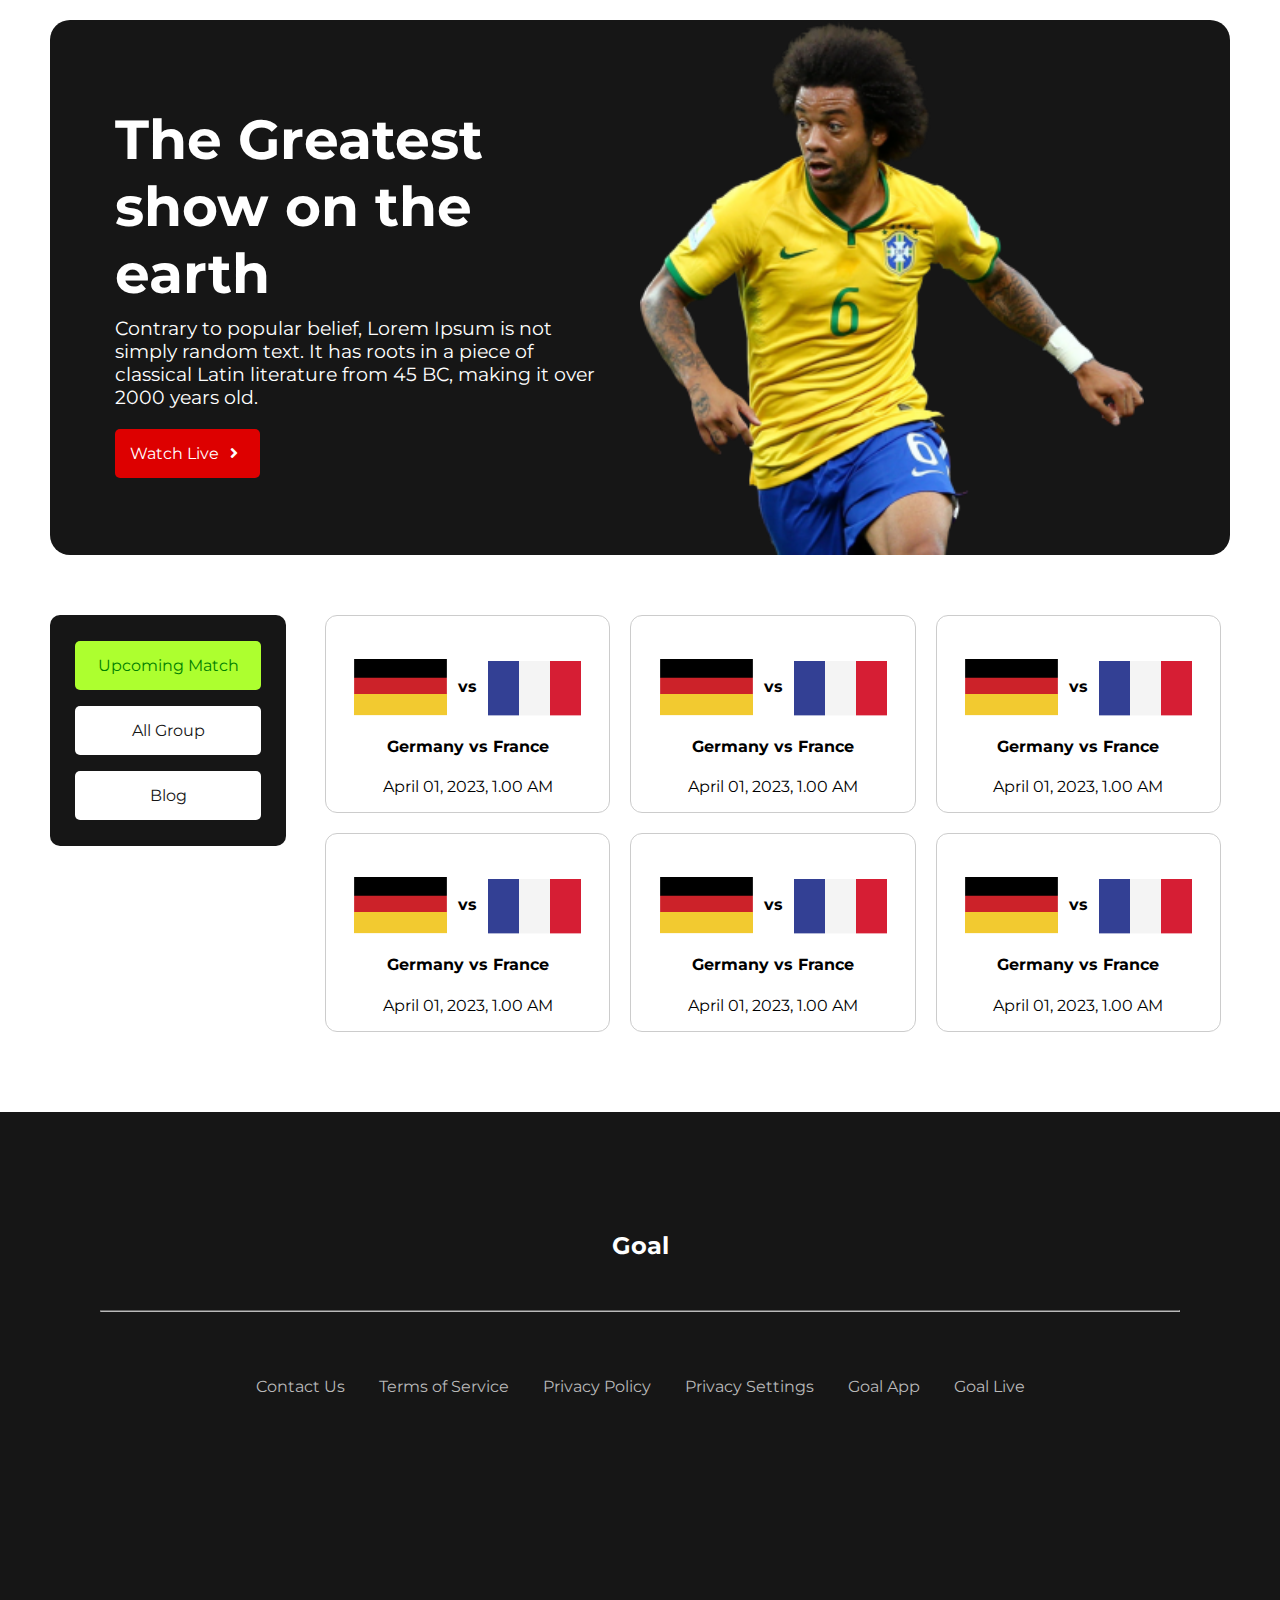
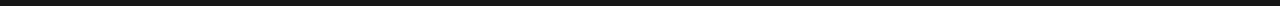
<file: matches.html>
<!DOCTYPE html>
<html lang="en">

<head>
    <meta charset="UTF-8">
    <meta name="viewport" content="width=device-width, initial-scale=1.0">
    <meta http-equiv="X-UA-Compatible" content="ie=edge">
    <meta name="Description" content="Enter your description here" />
    <link rel="stylesheet" href="https://cdnjs.cloudflare.com/ajax/libs/font-awesome/5.15.4/css/all.min.css">
    <link rel="stylesheet" href="assets/css/style.css">
    <title>Worldcup Match Schedule</title>
</head>

<body>
    <div class="wrapper">
        <div class="header">
            <div class="banner row">
                <div class="col-md-6 left">
                    <div class="px-35 banner-text">
                        <h1>The Greatest show on the earth</h1>
                        <p>Contrary to popular belief, Lorem Ipsum is not simply random text. It has roots in a piece of
                            classical Latin literature from 45 BC, making it over 2000 years old.</p>
                        <a href="#" class="btn-main">Watch Live <i class="fas fa-angle-right"></i></a>
                    </div>
                </div>
                <div class="col-md-6">
                    <img src="assets/images/Banner Image.png" alt="">
                </div>
            </div>
        </div>
        <div class="page-content">
            <div class="row">
                <div class="col-md-2 pr-15">
                    <div class="left">
                        <p>
                            <a href="matches.html" class="btn active">Upcoming Match</a>
                        </p>
                        <p>
                            <a href="#" class="btn">All Group</a>
                        </p>
                        <p>
                            <a href="index.html" class="btn p-68">Blog</a>
                        </p>
                    </div>
                </div>
                <div class="col-md-10">
                    <main class="container">
                        <section class="card">
                            <div class="match-img">
                                <img src="assets/images/germany Flag.png">
                                <span> vs </span>
                                <img src="assets/images/Flag.png">
                            </div>
                            <div class="text-center">
                                <h4>Germany vs France</h4>
                                <p>April 01, 2023, 1.00 AM</p>
                            </div>
                        </section>
                        <section class="card">
                            <div class="match-img">
                                <img src="assets/images/germany Flag.png">
                                <span> vs </span>
                                <img src="assets/images/Flag.png">
                            </div>
                            <div class="text-center">
                                <h4>Germany vs France</h4>
                                <p>April 01, 2023, 1.00 AM</p>
                            </div>
                        </section>
                        <section class="card">
                            <div class="match-img">
                                <img src="assets/images/germany Flag.png">
                                <span> vs </span>
                                <img src="assets/images/Flag.png">
                            </div>
                            <div class="text-center">
                                <h4>Germany vs France</h4>
                                <p>April 01, 2023, 1.00 AM</p>
                            </div>
                        </section>
                        <section class="card">
                            <div class="match-img">
                                <img src="assets/images/germany Flag.png">
                                <span> vs </span>
                                <img src="assets/images/Flag.png">
                            </div>
                            <div class="text-center">
                                <h4>Germany vs France</h4>
                                <p>April 01, 2023, 1.00 AM</p>
                            </div>
                        </section>
                        <section class="card">
                            <div class="match-img">
                                <img src="assets/images/germany Flag.png">
                                <span> vs </span>
                                <img src="assets/images/Flag.png">
                            </div>
                            <div class="text-center">
                                <h4>Germany vs France</h4>
                                <p>April 01, 2023, 1.00 AM</p>
                            </div>
                        </section>
                        <section class="card">
                            <div class="match-img">
                                <img src="assets/images/germany Flag.png">
                                <span> vs </span>
                                <img src="assets/images/Flag.png">
                            </div>
                            <div class="text-center">
                                <h4>Germany vs France</h4>
                                <p>April 01, 2023, 1.00 AM</p>
                            </div>
                        </section>
                    </main>
                </div>
            </div>
        </div>
    </div>
    <div class="footer">
        <h2>Goal</h2>
        <hr>
        <div class="links">
            <a href="#" class="btn-footer">Contact Us</a>
            <a href="#" class="btn-footer">Terms of Service</a>
            <a href="#" class="btn-footer">Privacy Policy</a>
            <a href="#" class="btn-footer">Privacy Settings</a>
            <a href="#" class="btn-footer">Goal App</a>
            <a href="#" class="btn-footer">Goal Live</a>
        </div>
        <div class="socail-links">
            <a href="https://www.facebook.com"><i class="fa fa-facebook-square" aria-hidden="true"
                    style="color:#1877f2;font-size:35px;margin:30px;"></i></a>
            <a href="https://twitter.com"><i class="fa fa-twitter" aria-hidden="true"
                    style="color:#1c96e8;font-size: 35px;margin:30px;"></i></a>
            <a href="https://www.instagram.com"><i class="fa fa-instagram" aria-hidden="true"
                    style="color:#9d4aa7;font-size: 35px;margin:30px 30px 0px 30px;"></i></a>
        </div>
    </div>
</body>

</html>
</file>
<file: assets/css/style.css>
@import url('https://fonts.googleapis.com/css2?family=Montserrat&display=swap');

body {
    font-family: 'Montserrat', sans-serif;
    margin: 0px;
}

.wrapper {
    margin: 20px 50px;
}

.row {
    display: flex !important;
}

.banner {
    display: flex !important;
    background: #161616;
    color: #ffffff;
    padding: 0px 30px;
    border-radius: 20px;
}

.banner .left {
    display: flex;
    align-items: center;
}

.px-35 {
    padding: 0px 35px;
}

.pr-15 {
    padding-right: 15px;
}

.banner h1 {
    font-size: 55px;
    margin: 10px 0px;
}

.banner p {
    font-size: 19px;
    margin: 10px 0px 20px;
}

a.btn-main {
    display: inline-block;
    padding: 15px;
    background: #dd0000;
    color: #ffffff;
    text-decoration: none;
    border-radius: 5px;
    transition: all 0.3s ease-in;
}

.btn-main i {
    margin: 0px 7px;
}

.btn-main:hover {
    background: #ffffff;
    color: #dd0000;
}

.banner img {
    width: 90%;
    height: 100%;
    display: inline-block;
}

.col-md-2 {
    flex: 0 0 20% !important;
    max-width: 20% !important;
}

.col-md-6 {
    flex: 0 0 50% !important;
    max-width: 50% !important;
}

.col-md-10 {
    flex: 0 0 80% !important;
    max-width: 80% !important;
}

.page-content {
    margin: 60px 0px;
}

.page-content .left {
    background: #161616;
    color: #ffffff;
    padding: 10px 25px;
    border-radius: 10px;
    text-align: center;
}

.page-content .btn {
    display: block;
    padding: 15px;
    background: #ffffff;
    color: #161616;
    text-decoration: none;
    border-radius: 5px;
}

.page-content .active {
    background: greenyellow;
    color: green;
}

.container {
    display: flex;
    flex-wrap: wrap;
    align-items: stretch;
    justify-content: center;
}

.card {
    flex: 0 0 30% !important;
    max-width: 30% !important;
    margin: 0px 10px 20px 10px;
    border: 1px solid #ccc;
    text-align: center;
    border-radius: 12px;
}

.container img {
    max-width: 100%;
}

.texts {
    padding: 15px;
    margin-bottom: 10px;
    text-align: left;
}

.texts p {
    align-items: center;
    display: flex;
}

.texts p span {
    margin: 0px 25px 0px 10px;
}

.texts .btn {
    display: inline-block;
    border: 1px solid #161616;
    padding: 5px 15px;
    color: #161616;
    font-weight: 600;
}

.footer {
    background-color: #161616;
    color: #ffffff;
    padding: 100px;
    text-align: center;
}

.footer hr {
    border-color: #b9b9b9;
    margin: 50px 0;
}

a.btn-footer {
    padding: 15px 15px;
    color: #b9b9b9;
    text-decoration: none;
    display: inline-block;
}

.match-img {
    height: 100px;
    display: flex;
    align-items: end;
    justify-content: center;
    font-weight: bold;
}

.match-img span {
    margin: 20px 10px;
}

.text-center {
    text-align: center !important;
}

.tab-block {
    display: none;
    margin: 20px 0px;
}

@media (max-width:950px) {
    .banner {
        height: 450px;
    }

    .banner h1 {
        font-size: 35px;
    }

    .banner p {
        font-size: 12px;
    }

    .page-content {
        margin: 0px;
    }

    .page-content,
    .page-content .row {
        display: block !important;
    }

    .col-md-2,
    .col-md-10 {
        flex: 0 0 100% !important;
        max-width: 100% !important;
    }

    .page-content .left {
        color: #161616;
        background: #ffffff;
        padding: 10px 0px;
        text-align: left;
    }

    .left p {
        display: inline-block;
    }

    .page-content .left .btn {
        display: inline-block;
        padding: 12px 40px;
        border: 1px solid #ccc;
        margin: 0px 15px;
    }

    .p-68 {
        padding: 12px 68px !important;
    }

    .card {
        flex: 0 0 46% !important;
        max-width: 46% !important;
    }

    .tab-none {
        display: none;
    }

    .tab-block {
        display: block;
    }

    .wrapper {
        margin: 20px 30px;
    }

    /* .socail-links a i{
            font-size: 35px
    } */
}

@media (max-width:690px) {
    .left p {
        display: block;
        text-align: center;
    }

    .p-68 {
        padding: 12px 40px !important;
    }

    .container {
        display: block;
        text-align: center;
    }

    .card {
        max-width: 350px !important;
        margin: auto;
        margin-bottom: 20px;
    }

    .container .blog-img {
        width: 350px;
    }

    a.btn-footer {
        display: block;
    }

    .tab-block {
        display: none;
    }

    .tab-none {
        display: block;
    }

    .footer {
        padding: 15px 25px;
    }

    .footer hr {
        margin: 25px 0;
    }

    .banner.row {
        display: block !important;
        height: 100%;
        text-align: center;
        padding: 30px;
        padding-bottom: 0px;
    }

    .banner .left {
        margin-bottom: 20px;
    }

    .col-md-6 {
        display: block !important;
        max-width: 100% !important;
    }

    .banner h1 {
        font-size: 22px;
    }

    .banner p {
        font-size: 10px;
    }

    .wrapper {
        margin: 20px;
    }
}
</file>
